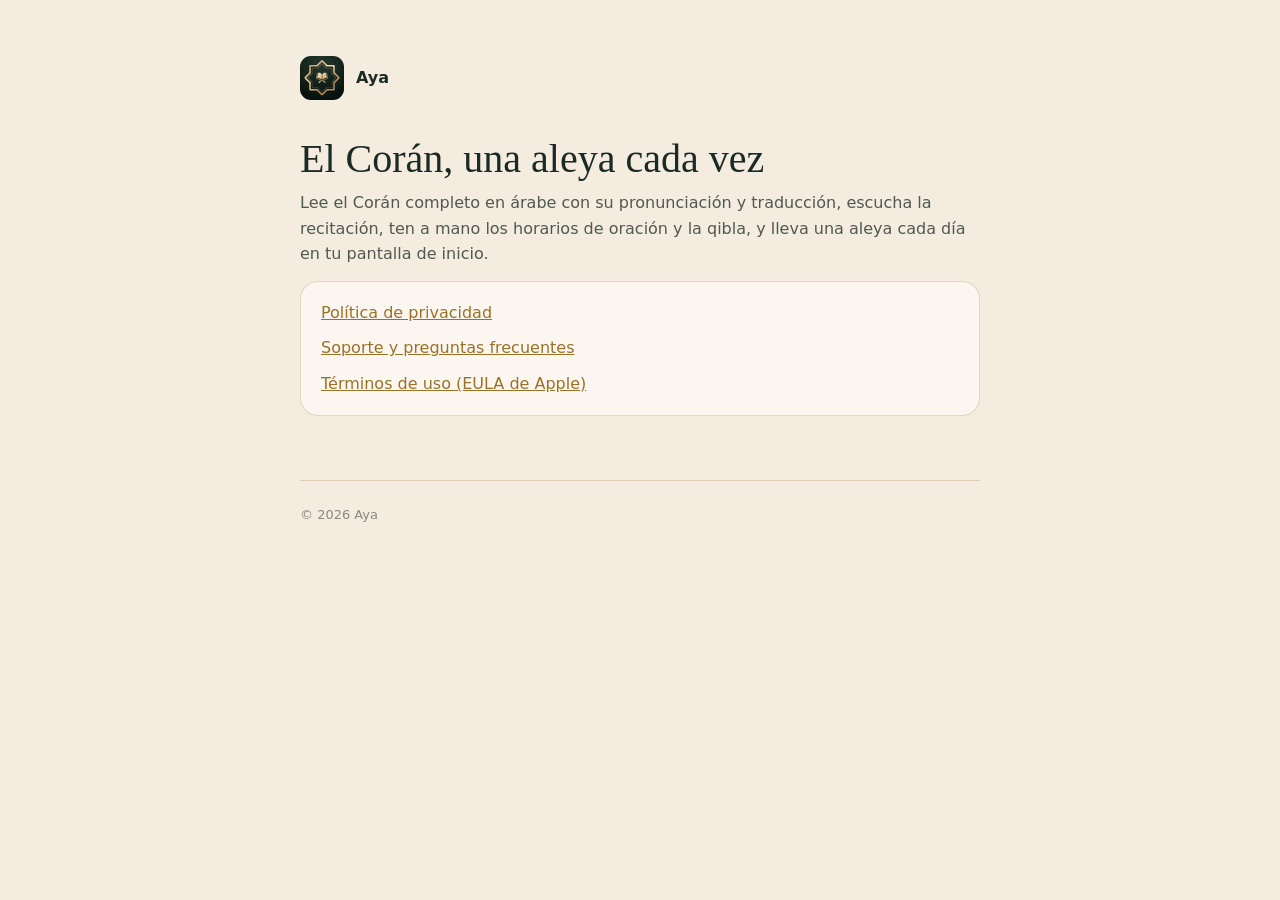
<file: index.html>
<!DOCTYPE html>
<html lang="es">
<head>
<meta charset="UTF-8">
<meta name="viewport" content="width=device-width, initial-scale=1, viewport-fit=cover">
<title>Aya · Corán, widgets y Salah</title>
<meta name="description" content="Aya: lee el Corán aleya a aleya, con los horarios de oración y widgets para tu iPhone.">
<link rel="icon" href="icon.png">
<link rel="stylesheet" href="style.css">
</head>
<body>
<main>
  <a class="brand" href="./"><img src="icon.png" alt="">Aya</a>
  <h1>El Corán, una aleya cada vez</h1>
  <p>Lee el Corán completo en árabe con su pronunciación y traducción, escucha la recitación, ten a mano los horarios de oración y la qibla, y lleva una aleya cada día en tu pantalla de inicio.</p>
  <div class="card">
    <p><a href="privacy.html">Política de privacidad</a></p>
    <p><a href="support.html">Soporte y preguntas frecuentes</a></p>
    <p><a href="https://www.apple.com/legal/internet-services/itunes/dev/stdeula/">Términos de uso (EULA de Apple)</a></p>
  </div>
  <footer>© 2026 Aya</footer>
</main>
</body>
</html>
</file>
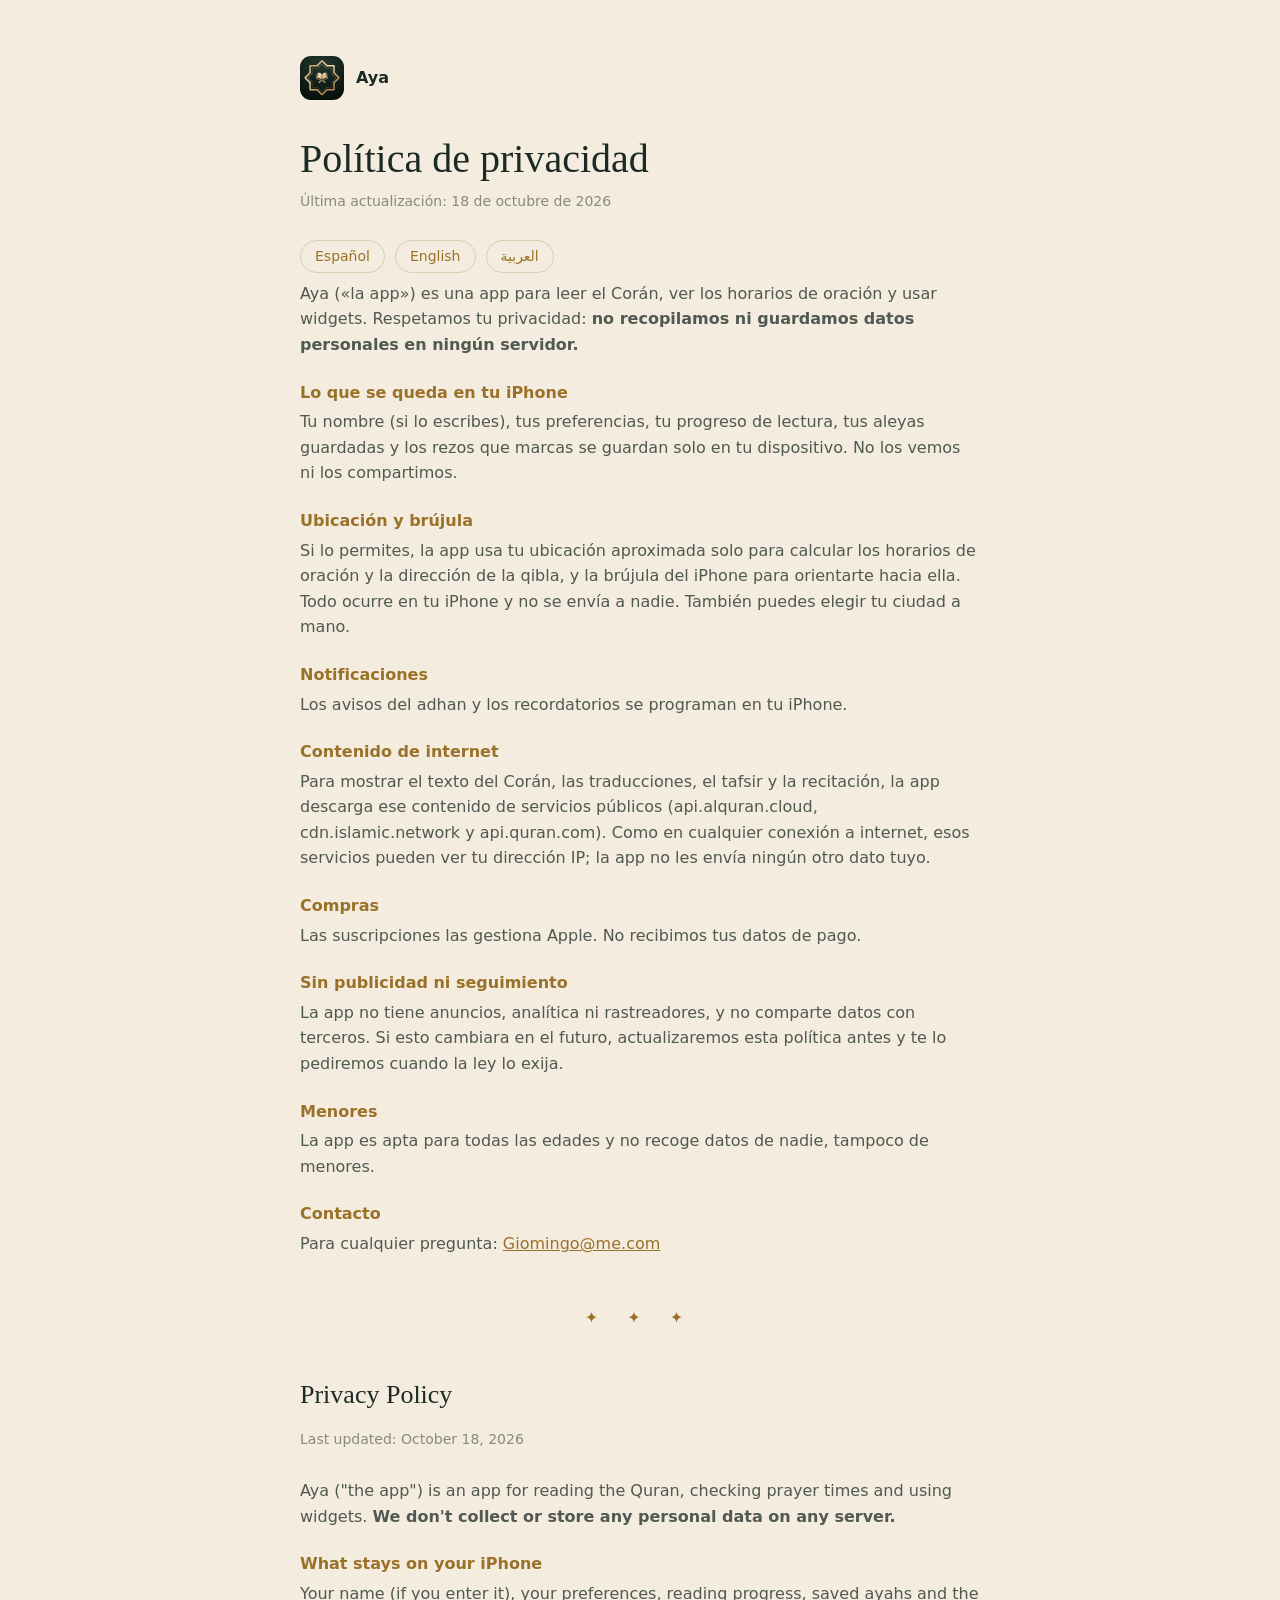
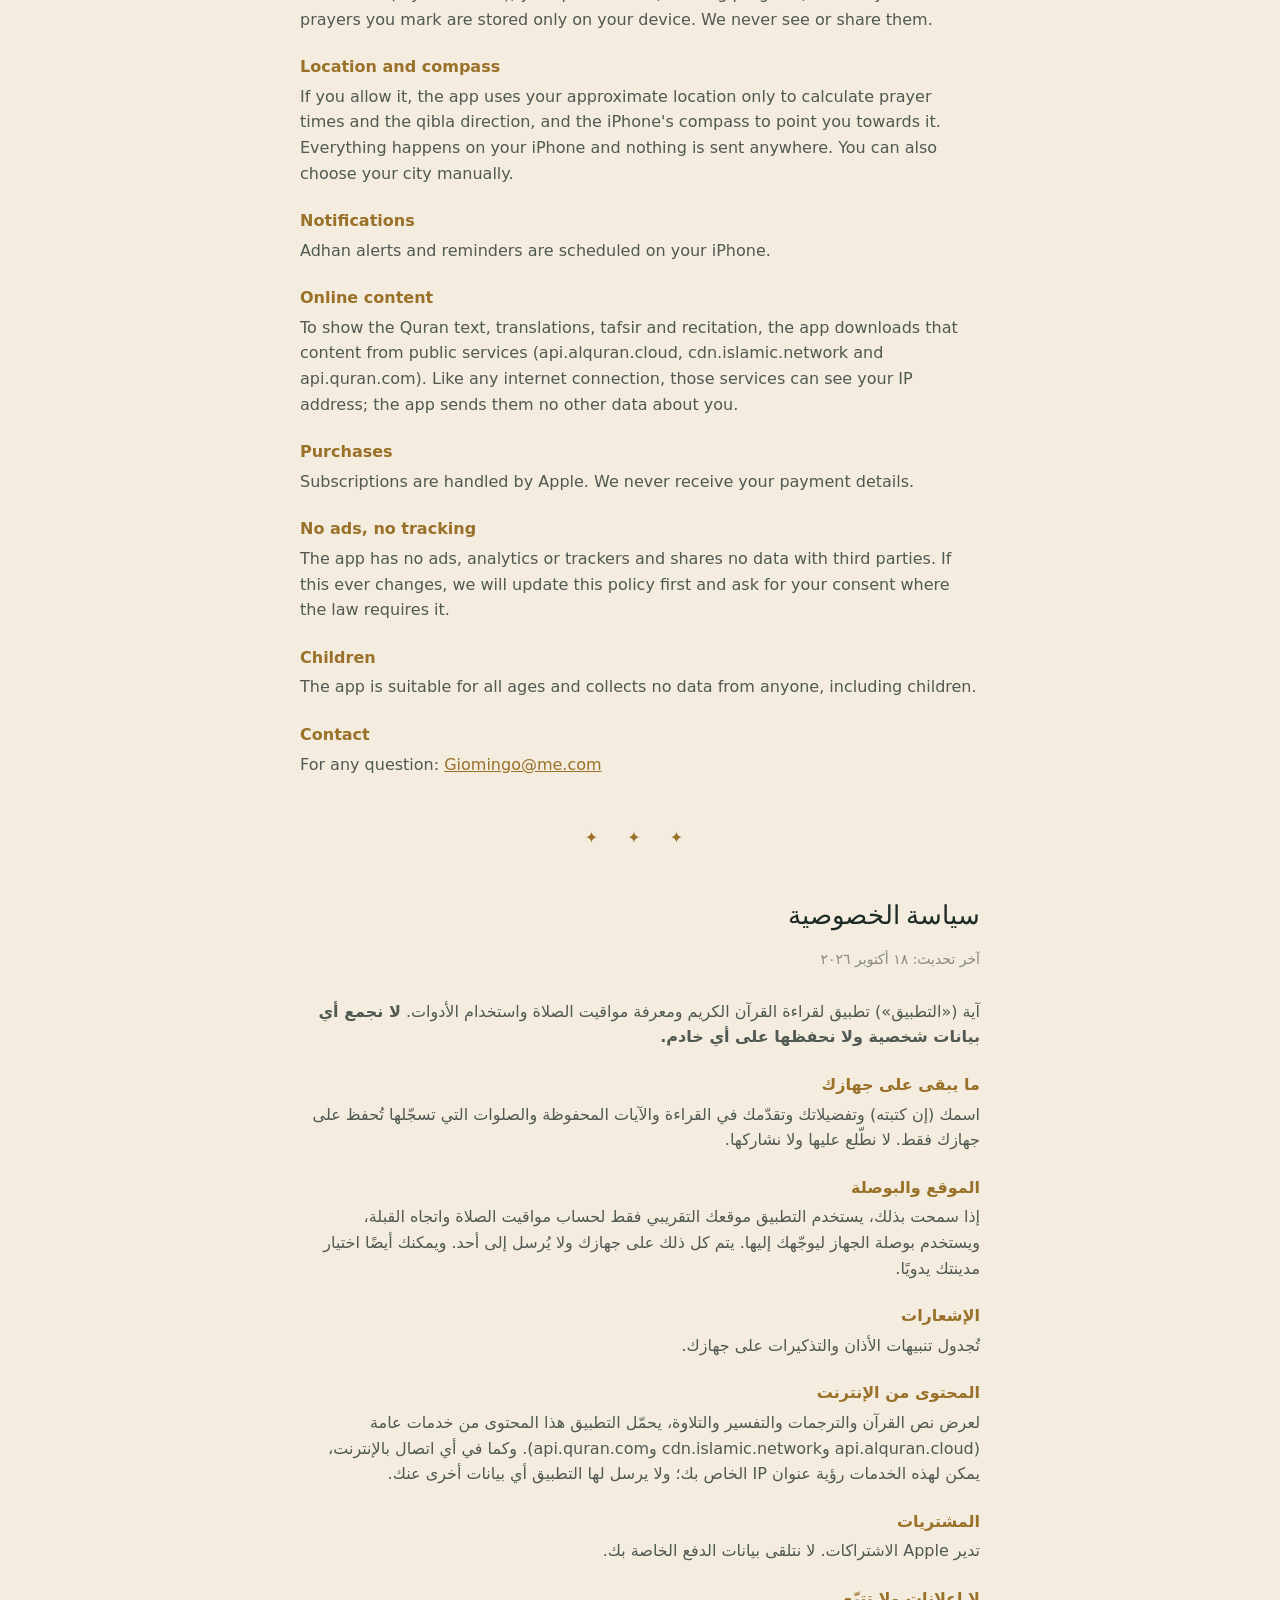
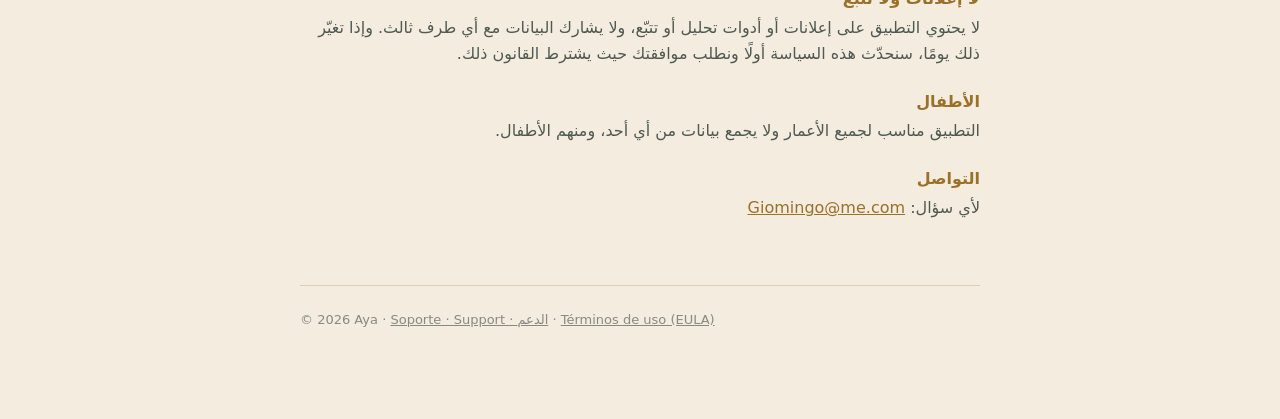
<file: privacy.html>
<!DOCTYPE html>
<html lang="es">
<head>
<meta charset="UTF-8">
<meta name="viewport" content="width=device-width, initial-scale=1, viewport-fit=cover">
<title>Política de privacidad · Aya</title>
<meta name="description" content="Política de privacidad de Aya: Corán, widgets y Salah. No recopilamos datos personales.">
<link rel="icon" href="icon.png">
<link rel="stylesheet" href="style.css">
</head>
<body>
<main>
  <a class="brand" href="./"><img src="icon.png" alt="">Aya</a>

  <h1>Política de privacidad</h1>
  <p class="updated">Última actualización: 18 de octubre de 2026</p>
  <nav class="langs"><a href="#es">Español</a><a href="#en">English</a><a href="#ar">العربية</a></nav>

  <section id="es">
    <p>Aya («la app») es una app para leer el Corán, ver los horarios de oración y usar widgets. Respetamos tu privacidad: <strong>no recopilamos ni guardamos datos personales en ningún servidor.</strong></p>

    <h3>Lo que se queda en tu iPhone</h3>
    <p>Tu nombre (si lo escribes), tus preferencias, tu progreso de lectura, tus aleyas guardadas y los rezos que marcas se guardan solo en tu dispositivo. No los vemos ni los compartimos.</p>

    <h3>Ubicación y brújula</h3>
    <p>Si lo permites, la app usa tu ubicación aproximada solo para calcular los horarios de oración y la dirección de la qibla, y la brújula del iPhone para orientarte hacia ella. Todo ocurre en tu iPhone y no se envía a nadie. También puedes elegir tu ciudad a mano.</p>

    <h3>Notificaciones</h3>
    <p>Los avisos del adhan y los recordatorios se programan en tu iPhone.</p>

    <h3>Contenido de internet</h3>
    <p>Para mostrar el texto del Corán, las traducciones, el tafsir y la recitación, la app descarga ese contenido de servicios públicos (api.alquran.cloud, cdn.islamic.network y api.quran.com). Como en cualquier conexión a internet, esos servicios pueden ver tu dirección IP; la app no les envía ningún otro dato tuyo.</p>

    <h3>Compras</h3>
    <p>Las suscripciones las gestiona Apple. No recibimos tus datos de pago.</p>

    <h3>Sin publicidad ni seguimiento</h3>
    <p>La app no tiene anuncios, analítica ni rastreadores, y no comparte datos con terceros. Si esto cambiara en el futuro, actualizaremos esta política antes y te lo pediremos cuando la ley lo exija.</p>

    <h3>Menores</h3>
    <p>La app es apta para todas las edades y no recoge datos de nadie, tampoco de menores.</p>

    <h3>Contacto</h3>
    <p>Para cualquier pregunta: <a href="mailto:Giomingo@me.com">Giomingo@me.com</a></p>
  </section>

  <p class="divider">✦ ✦ ✦</p>

  <section id="en" lang="en">
    <h2>Privacy Policy</h2>
    <p class="updated">Last updated: October 18, 2026</p>
    <p>Aya ("the app") is an app for reading the Quran, checking prayer times and using widgets. <strong>We don't collect or store any personal data on any server.</strong></p>

    <h3>What stays on your iPhone</h3>
    <p>Your name (if you enter it), your preferences, reading progress, saved ayahs and the prayers you mark are stored only on your device. We never see or share them.</p>

    <h3>Location and compass</h3>
    <p>If you allow it, the app uses your approximate location only to calculate prayer times and the qibla direction, and the iPhone's compass to point you towards it. Everything happens on your iPhone and nothing is sent anywhere. You can also choose your city manually.</p>

    <h3>Notifications</h3>
    <p>Adhan alerts and reminders are scheduled on your iPhone.</p>

    <h3>Online content</h3>
    <p>To show the Quran text, translations, tafsir and recitation, the app downloads that content from public services (api.alquran.cloud, cdn.islamic.network and api.quran.com). Like any internet connection, those services can see your IP address; the app sends them no other data about you.</p>

    <h3>Purchases</h3>
    <p>Subscriptions are handled by Apple. We never receive your payment details.</p>

    <h3>No ads, no tracking</h3>
    <p>The app has no ads, analytics or trackers and shares no data with third parties. If this ever changes, we will update this policy first and ask for your consent where the law requires it.</p>

    <h3>Children</h3>
    <p>The app is suitable for all ages and collects no data from anyone, including children.</p>

    <h3>Contact</h3>
    <p>For any question: <a href="mailto:Giomingo@me.com">Giomingo@me.com</a></p>
  </section>

  <p class="divider">✦ ✦ ✦</p>

  <section id="ar" lang="ar" dir="rtl">
    <h2>سياسة الخصوصية</h2>
    <p class="updated">آخر تحديث: ١٨ أكتوبر ٢٠٢٦</p>
    <p>آية («التطبيق») تطبيق لقراءة القرآن الكريم ومعرفة مواقيت الصلاة واستخدام الأدوات. <strong>لا نجمع أي بيانات شخصية ولا نحفظها على أي خادم.</strong></p>

    <h3>ما يبقى على جهازك</h3>
    <p>اسمك (إن كتبته) وتفضيلاتك وتقدّمك في القراءة والآيات المحفوظة والصلوات التي تسجّلها تُحفظ على جهازك فقط. لا نطّلع عليها ولا نشاركها.</p>

    <h3>الموقع والبوصلة</h3>
    <p>إذا سمحت بذلك، يستخدم التطبيق موقعك التقريبي فقط لحساب مواقيت الصلاة واتجاه القبلة، ويستخدم بوصلة الجهاز ليوجّهك إليها. يتم كل ذلك على جهازك ولا يُرسل إلى أحد. ويمكنك أيضًا اختيار مدينتك يدويًا.</p>

    <h3>الإشعارات</h3>
    <p>تُجدول تنبيهات الأذان والتذكيرات على جهازك.</p>

    <h3>المحتوى من الإنترنت</h3>
    <p>لعرض نص القرآن والترجمات والتفسير والتلاوة، يحمّل التطبيق هذا المحتوى من خدمات عامة (api.alquran.cloud وcdn.islamic.network وapi.quran.com). وكما في أي اتصال بالإنترنت، يمكن لهذه الخدمات رؤية عنوان IP الخاص بك؛ ولا يرسل لها التطبيق أي بيانات أخرى عنك.</p>

    <h3>المشتريات</h3>
    <p>تدير Apple الاشتراكات. لا نتلقى بيانات الدفع الخاصة بك.</p>

    <h3>لا إعلانات ولا تتبّع</h3>
    <p>لا يحتوي التطبيق على إعلانات أو أدوات تحليل أو تتبّع، ولا يشارك البيانات مع أي طرف ثالث. وإذا تغيّر ذلك يومًا، سنحدّث هذه السياسة أولًا ونطلب موافقتك حيث يشترط القانون ذلك.</p>

    <h3>الأطفال</h3>
    <p>التطبيق مناسب لجميع الأعمار ولا يجمع بيانات من أي أحد، ومنهم الأطفال.</p>

    <h3>التواصل</h3>
    <p>لأي سؤال: <a href="mailto:Giomingo@me.com">Giomingo@me.com</a></p>
  </section>

  <footer>© 2026 Aya · <a href="support.html">Soporte · Support · الدعم</a> · <a href="https://www.apple.com/legal/internet-services/itunes/dev/stdeula/">Términos de uso (EULA)</a></footer>
</main>
</body>
</html>
</file>
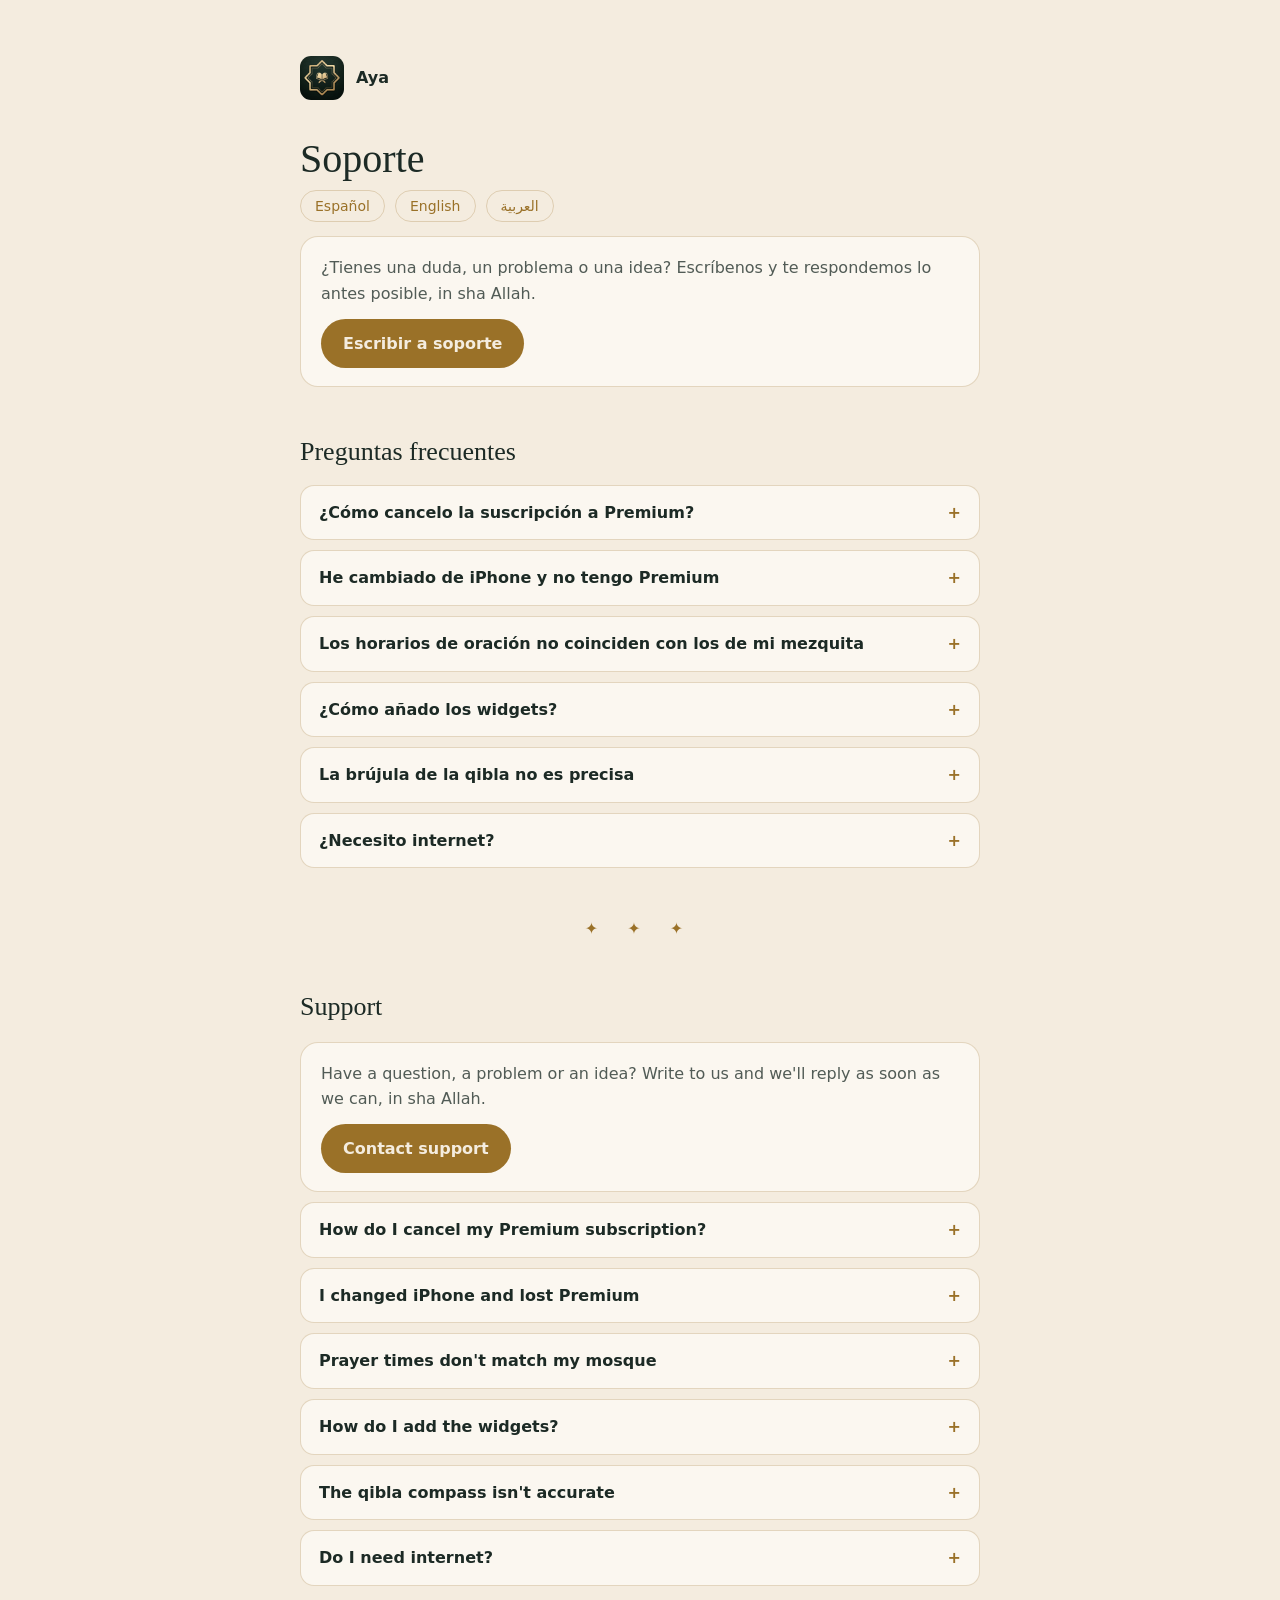
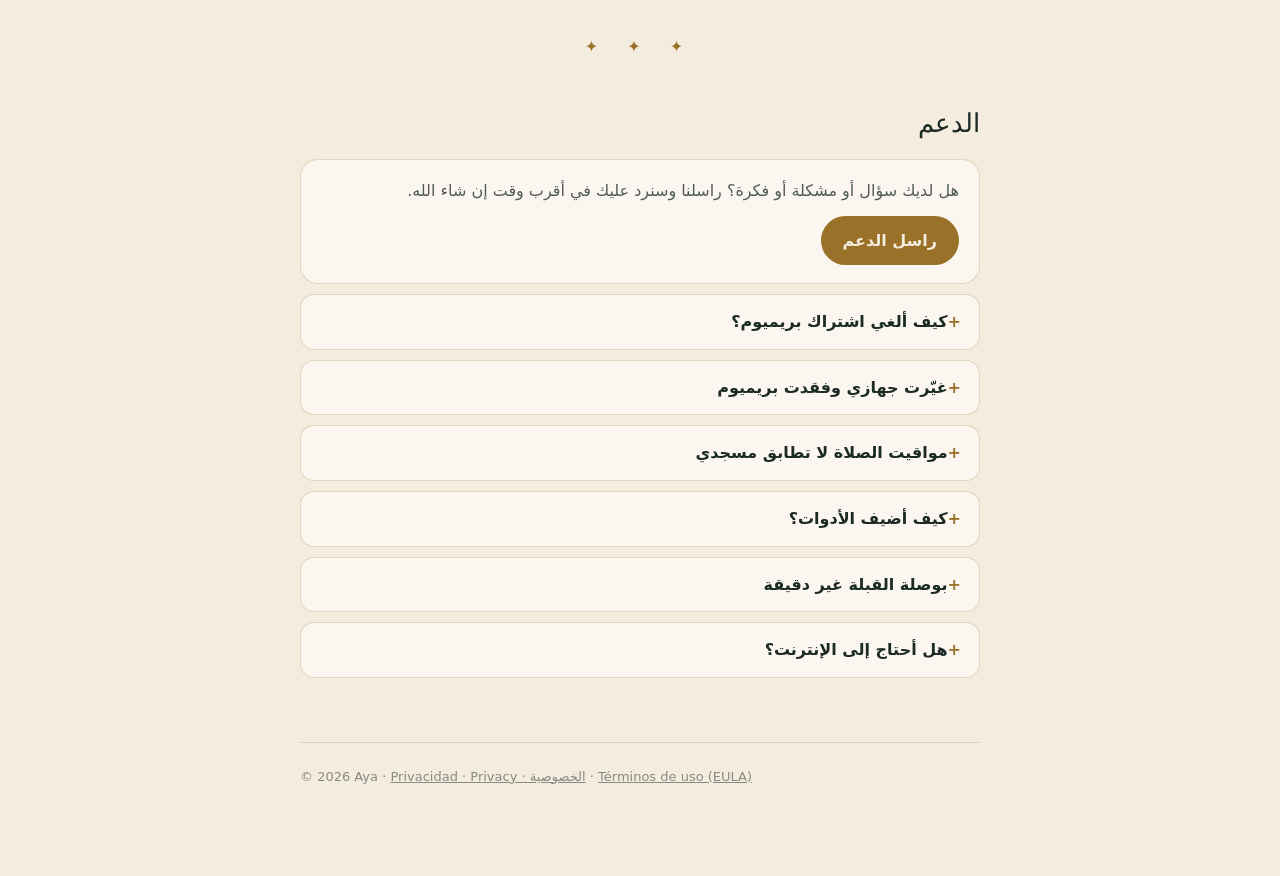
<file: support.html>
<!DOCTYPE html>
<html lang="es">
<head>
<meta charset="UTF-8">
<meta name="viewport" content="width=device-width, initial-scale=1, viewport-fit=cover">
<title>Soporte · Aya</title>
<meta name="description" content="Ayuda y contacto de Aya: Corán, widgets y Salah.">
<link rel="icon" href="icon.png">
<link rel="stylesheet" href="style.css">
</head>
<body>
<main>
  <a class="brand" href="./"><img src="icon.png" alt="">Aya</a>

  <h1>Soporte</h1>
  <nav class="langs"><a href="#es">Español</a><a href="#en">English</a><a href="#ar">العربية</a></nav>

  <section id="es">
    <div class="card">
      <p>¿Tienes una duda, un problema o una idea? Escríbenos y te respondemos lo antes posible, in sha Allah.</p>
      <a class="button" href="mailto:Giomingo@me.com?subject=Aya">Escribir a soporte</a>
    </div>

    <h2>Preguntas frecuentes</h2>
    <details><summary>¿Cómo cancelo la suscripción a Premium?</summary>
      <p>En tu iPhone: Ajustes › tu nombre › Suscripciones › Aya Premium › Cancelar suscripción. Si cancelas durante la prueba gratis, no se te cobra nada.</p></details>
    <details><summary>He cambiado de iPhone y no tengo Premium</summary>
      <p>Abre Aya › Tú › Aya Premium › Restaurar compras, con la misma cuenta de Apple con la que te suscribiste.</p></details>
    <details><summary>Los horarios de oración no coinciden con los de mi mezquita</summary>
      <p>En Salah › Ajustes puedes elegir el método de cálculo (Liga Musulmana Mundial, Umm al-Qura, Egipto, ISNA…) y la escuela para Asr. Elige el que use tu comunidad.</p></details>
    <details><summary>¿Cómo añado los widgets?</summary>
      <p>Mantén pulsada la pantalla de inicio › Editar › Añadir widget › Aya. En la pantalla de bloqueo: mantén pulsada › Personalizar › Pantalla de bloqueo › Añadir widgets.</p></details>
    <details><summary>La brújula de la qibla no es precisa</summary>
      <p>Aleja el iPhone de objetos metálicos e imanes (fundas con imán, ordenadores) y mueve el iPhone dibujando un 8 en el aire para calibrarla.</p></details>
    <details><summary>¿Necesito internet?</summary>
      <p>Los horarios, la qibla y los widgets funcionan sin conexión. El texto y la recitación se descargan la primera vez; con Premium puedes descargar el Corán entero para leerlo sin internet.</p></details>
  </section>

  <p class="divider">✦ ✦ ✦</p>

  <section id="en" lang="en">
    <h2>Support</h2>
    <div class="card">
      <p>Have a question, a problem or an idea? Write to us and we'll reply as soon as we can, in sha Allah.</p>
      <a class="button" href="mailto:Giomingo@me.com?subject=Aya">Contact support</a>
    </div>
    <details><summary>How do I cancel my Premium subscription?</summary>
      <p>On your iPhone: Settings › your name › Subscriptions › Aya Premium › Cancel Subscription. If you cancel during the free trial, you won't be charged.</p></details>
    <details><summary>I changed iPhone and lost Premium</summary>
      <p>Open Aya › You › Aya Premium › Restore Purchases, using the same Apple Account you subscribed with.</p></details>
    <details><summary>Prayer times don't match my mosque</summary>
      <p>In Salah › Settings you can choose the calculation method (Muslim World League, Umm al-Qura, Egypt, ISNA…) and the Asr school. Pick the one your community uses.</p></details>
    <details><summary>How do I add the widgets?</summary>
      <p>Touch and hold the Home Screen › Edit › Add Widget › Aya. On the Lock Screen: touch and hold › Customize › Lock Screen › Add Widgets.</p></details>
    <details><summary>The qibla compass isn't accurate</summary>
      <p>Keep the iPhone away from metal and magnets (magnetic cases, laptops) and move it in a figure 8 to calibrate the compass.</p></details>
    <details><summary>Do I need internet?</summary>
      <p>Prayer times, the qibla and widgets work offline. Text and recitation download the first time; with Premium you can download the whole Quran to read offline.</p></details>
  </section>

  <p class="divider">✦ ✦ ✦</p>

  <section id="ar" lang="ar" dir="rtl">
    <h2>الدعم</h2>
    <div class="card">
      <p>هل لديك سؤال أو مشكلة أو فكرة؟ راسلنا وسنرد عليك في أقرب وقت إن شاء الله.</p>
      <a class="button" href="mailto:Giomingo@me.com?subject=Aya">راسل الدعم</a>
    </div>
    <details><summary>كيف ألغي اشتراك بريميوم؟</summary>
      <p>في جهازك: الإعدادات › اسمك › الاشتراكات › آية بريميوم › إلغاء الاشتراك. إذا ألغيت خلال الفترة التجريبية المجانية فلن يُخصم منك شيء.</p></details>
    <details><summary>غيّرت جهازي وفقدت بريميوم</summary>
      <p>افتح آية › أنت › آية بريميوم › استعادة المشتريات، بنفس حساب Apple الذي اشتركت به.</p></details>
    <details><summary>مواقيت الصلاة لا تطابق مسجدي</summary>
      <p>من الصلاة › الإعدادات يمكنك اختيار طريقة الحساب (رابطة العالم الإسلامي، أم القرى، مصر، ISNA…) والمذهب في العصر. اختر ما تعتمده جماعتك.</p></details>
    <details><summary>كيف أضيف الأدوات؟</summary>
      <p>اضغط مطولًا على الشاشة الرئيسية › تعديل › إضافة أداة › آية. وفي شاشة القفل: اضغط مطولًا › تخصيص › شاشة القفل › إضافة أدوات.</p></details>
    <details><summary>بوصلة القبلة غير دقيقة</summary>
      <p>أبعد الجهاز عن المعادن والمغناطيس (الأغطية المغناطيسية، الحواسيب) وحرّكه في الهواء على شكل الرقم 8 لمعايرة البوصلة.</p></details>
    <details><summary>هل أحتاج إلى الإنترنت؟</summary>
      <p>تعمل مواقيت الصلاة والقبلة والأدوات دون اتصال. يُحمّل النص والتلاوة أول مرة؛ ومع بريميوم يمكنك تحميل القرآن كاملًا لقراءته دون إنترنت.</p></details>
  </section>

  <footer>© 2026 Aya · <a href="privacy.html">Privacidad · Privacy · الخصوصية</a> · <a href="https://www.apple.com/legal/internet-services/itunes/dev/stdeula/">Términos de uso (EULA)</a></footer>
</main>
</body>
</html>
</file>
<file: style.css>
:root {
  --bg: #0F1F1A;
  --surface: #17302A;
  --stroke: rgba(216, 177, 102, 0.22);
  --gold: #D8B166;
  --text: #F1E9DA;
  --muted: rgba(241, 233, 218, 0.74);
  --faint: rgba(241, 233, 218, 0.48);
}
@media (prefers-color-scheme: light) {
  :root {
    --bg: #F4ECDF;
    --surface: #FBF7F0;
    --stroke: rgba(154, 113, 40, 0.25);
    --gold: #9A7128;
    --text: #1C2A25;
    --muted: rgba(28, 42, 37, 0.76);
    --faint: rgba(28, 42, 37, 0.5);
  }
}
* { margin: 0; padding: 0; box-sizing: border-box; }
html { -webkit-text-size-adjust: 100%; }
body {
  background: var(--bg);
  color: var(--text);
  font-family: -apple-system, BlinkMacSystemFont, "Segoe UI", system-ui, sans-serif;
  line-height: 1.6;
  -webkit-font-smoothing: antialiased;
}
main { max-width: 720px; margin: 0 auto; padding: 56px 20px 88px; }
.brand { display: inline-flex; align-items: center; gap: 12px; color: var(--text); text-decoration: none; font-weight: 600; margin-bottom: 36px; }
.brand img { width: 44px; height: 44px; border-radius: 11px; }
h1 { font-family: "Iowan Old Style", "Palatino", Georgia, serif; font-weight: 500; font-size: 40px; line-height: 1.15; margin-bottom: 8px; }
h2 { font-family: "Iowan Old Style", "Palatino", Georgia, serif; font-weight: 500; font-size: 26px; margin: 44px 0 12px; }
h3 { font-size: 16px; margin: 22px 0 4px; color: var(--gold); }
p, li { color: var(--muted); font-size: 16px; }
p + p { margin-top: 10px; }
ul { padding-left: 20px; margin-top: 8px; }
.updated { color: var(--faint); font-size: 14px; margin-bottom: 28px; }
.langs { display: flex; gap: 10px; flex-wrap: wrap; margin: 4px 0 8px; }
.langs a { border: 1px solid var(--stroke); border-radius: 999px; padding: 4px 14px; font-size: 14px; color: var(--gold); text-decoration: none; }
a { color: var(--gold); }
.card { background: var(--surface); border: 1px solid var(--stroke); border-radius: 18px; padding: 18px 20px; margin-top: 14px; }
details { background: var(--surface); border: 1px solid var(--stroke); border-radius: 14px; padding: 14px 18px; margin-top: 10px; }
summary { cursor: pointer; font-weight: 600; list-style: none; }
summary::-webkit-details-marker { display: none; }
summary::after { content: "+"; float: right; color: var(--gold); }
details[open] summary::after { content: "−"; }
details p { margin-top: 8px; }
.button { display: inline-block; margin-top: 12px; padding: 12px 22px; border-radius: 999px; background: var(--gold); color: var(--bg); text-decoration: none; font-weight: 600; }
.divider { text-align: center; color: var(--gold); margin: 48px 0 0; letter-spacing: 12px; }
[dir="rtl"] { text-align: right; font-family: "Geeza Pro", "Noto Naskh Arabic", system-ui, sans-serif; }
[dir="rtl"] ul { padding-left: 0; padding-right: 20px; }
footer { margin-top: 64px; padding-top: 24px; border-top: 1px solid var(--stroke); font-size: 13px; color: var(--faint); }
footer a { color: var(--faint); }
</file>
